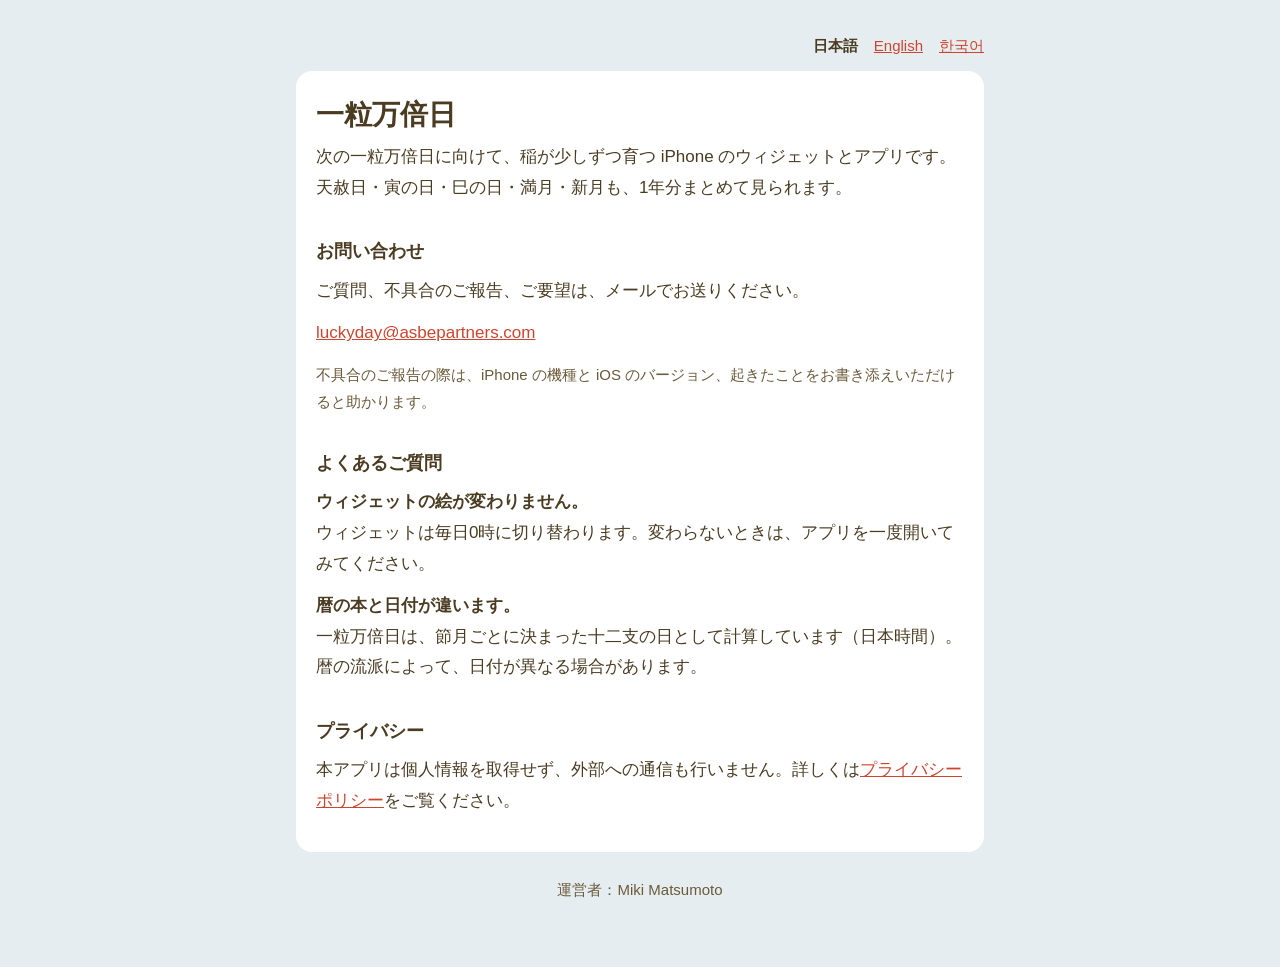
<file: index.html>
<!doctype html>
<html lang="ja">
<head>
<meta charset="utf-8">
<meta name="viewport" content="width=device-width, initial-scale=1">
<title>サポート | 一粒万倍日</title>
<link rel="stylesheet" href="style.css?v=3">
</head>
<body>
<main>
  <nav class="lang"><span>日本語</span><a href="en/" hreflang="en">English</a><a href="ko/" hreflang="ko">한국어</a></nav>
  <div class="card">
    <h1>一粒万倍日</h1>
    <p>次の一粒万倍日に向けて、稲が少しずつ育つ iPhone のウィジェットとアプリです。天赦日・寅の日・巳の日・満月・新月も、1年分まとめて見られます。</p>

    <h2>お問い合わせ</h2>
    <p>ご質問、不具合のご報告、ご要望は、メールでお送りください。</p>
    <p><a href="mailto:luckyday@asbepartners.com">luckyday@asbepartners.com</a></p>
    <p class="meta">不具合のご報告の際は、iPhone の機種と iOS のバージョン、起きたことをお書き添えいただけると助かります。</p>

    <h2>よくあるご質問</h2>
    <p><strong>ウィジェットの絵が変わりません。</strong><br>ウィジェットは毎日0時に切り替わります。変わらないときは、アプリを一度開いてみてください。</p>
    <p><strong>暦の本と日付が違います。</strong><br>一粒万倍日は、節月ごとに決まった十二支の日として計算しています（日本時間）。暦の流派によって、日付が異なる場合があります。</p>

    <h2>プライバシー</h2>
    <p>本アプリは個人情報を取得せず、外部への通信も行いません。詳しくは<a href="privacy.html">プライバシーポリシー</a>をご覧ください。</p>
  </div>
  <footer>運営者：Miki Matsumoto</footer>
</main>
</body>
</html>
</file>
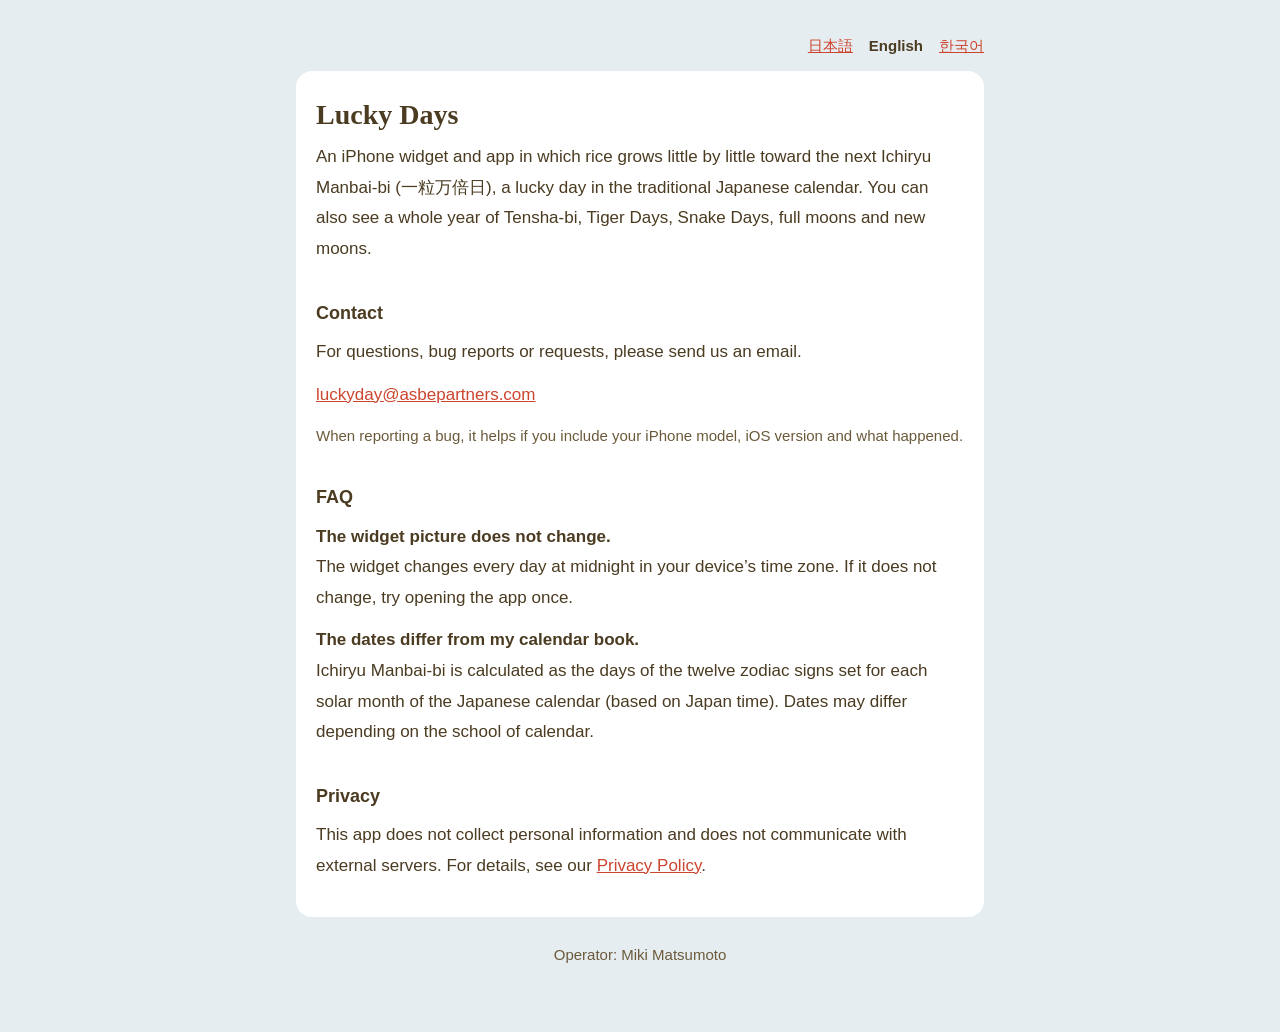
<file: en/index.html>
<!doctype html>
<html lang="en">
<head>
<meta charset="utf-8">
<meta name="viewport" content="width=device-width, initial-scale=1">
<title>Support | Lucky Days</title>
<link rel="stylesheet" href="../style.css?v=3">
</head>
<body>
<main>
  <nav class="lang"><a href="../" hreflang="ja">日本語</a><span>English</span><a href="../ko/" hreflang="ko">한국어</a></nav>
  <div class="card">
    <h1>Lucky Days</h1>
    <p>An iPhone widget and app in which rice grows little by little toward the next Ichiryu Manbai-bi (一粒万倍日), a lucky day in the traditional Japanese calendar. You can also see a whole year of Tensha-bi, Tiger Days, Snake Days, full moons and new moons.</p>

    <h2>Contact</h2>
    <p>For questions, bug reports or requests, please send us an email.</p>
    <p><a href="mailto:luckyday@asbepartners.com">luckyday@asbepartners.com</a></p>
    <p class="meta">When reporting a bug, it helps if you include your iPhone model, iOS version and what happened.</p>

    <h2>FAQ</h2>
    <p><strong>The widget picture does not change.</strong><br>The widget changes every day at midnight in your device’s time zone. If it does not change, try opening the app once.</p>
    <p><strong>The dates differ from my calendar book.</strong><br>Ichiryu Manbai-bi is calculated as the days of the twelve zodiac signs set for each solar month of the Japanese calendar (based on Japan time). Dates may differ depending on the school of calendar.</p>

    <h2>Privacy</h2>
    <p>This app does not collect personal information and does not communicate with external servers. For details, see our <a href="privacy.html">Privacy Policy</a>.</p>
  </div>
  <footer>Operator: Miki Matsumoto</footer>
</main>
</body>
</html>
</file>
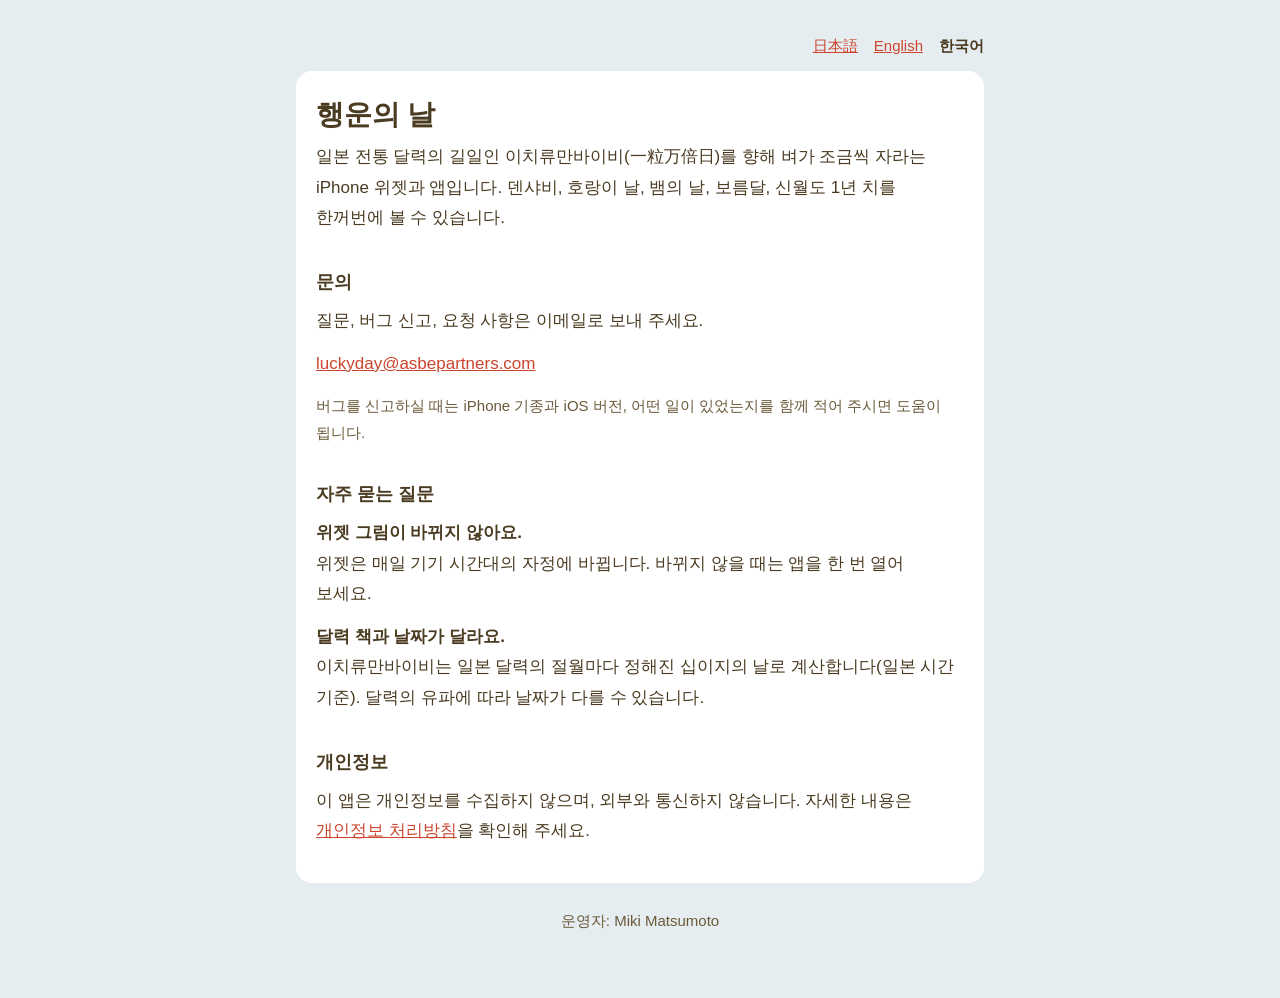
<file: ko/index.html>
<!doctype html>
<html lang="ko">
<head>
<meta charset="utf-8">
<meta name="viewport" content="width=device-width, initial-scale=1">
<title>지원 | 행운의 날</title>
<link rel="stylesheet" href="../style.css?v=3">
</head>
<body>
<main>
  <nav class="lang"><a href="../" hreflang="ja">日本語</a><a href="../en/" hreflang="en">English</a><span>한국어</span></nav>
  <div class="card">
    <h1>행운의 날</h1>
    <p>일본 전통 달력의 길일인 이치류만바이비(一粒万倍日)를 향해 벼가 조금씩 자라는 iPhone 위젯과 앱입니다. 덴샤비, 호랑이 날, 뱀의 날, 보름달, 신월도 1년 치를 한꺼번에 볼 수 있습니다.</p>

    <h2>문의</h2>
    <p>질문, 버그 신고, 요청 사항은 이메일로 보내 주세요.</p>
    <p><a href="mailto:luckyday@asbepartners.com">luckyday@asbepartners.com</a></p>
    <p class="meta">버그를 신고하실 때는 iPhone 기종과 iOS 버전, 어떤 일이 있었는지를 함께 적어 주시면 도움이 됩니다.</p>

    <h2>자주 묻는 질문</h2>
    <p><strong>위젯 그림이 바뀌지 않아요.</strong><br>위젯은 매일 기기 시간대의 자정에 바뀝니다. 바뀌지 않을 때는 앱을 한 번 열어 보세요.</p>
    <p><strong>달력 책과 날짜가 달라요.</strong><br>이치류만바이비는 일본 달력의 절월마다 정해진 십이지의 날로 계산합니다(일본 시간 기준). 달력의 유파에 따라 날짜가 다를 수 있습니다.</p>

    <h2>개인정보</h2>
    <p>이 앱은 개인정보를 수집하지 않으며, 외부와 통신하지 않습니다. 자세한 내용은 <a href="privacy.html">개인정보 처리방침</a>을 확인해 주세요.</p>
  </div>
  <footer>운영자: Miki Matsumoto</footer>
</main>
</body>
</html>
</file>
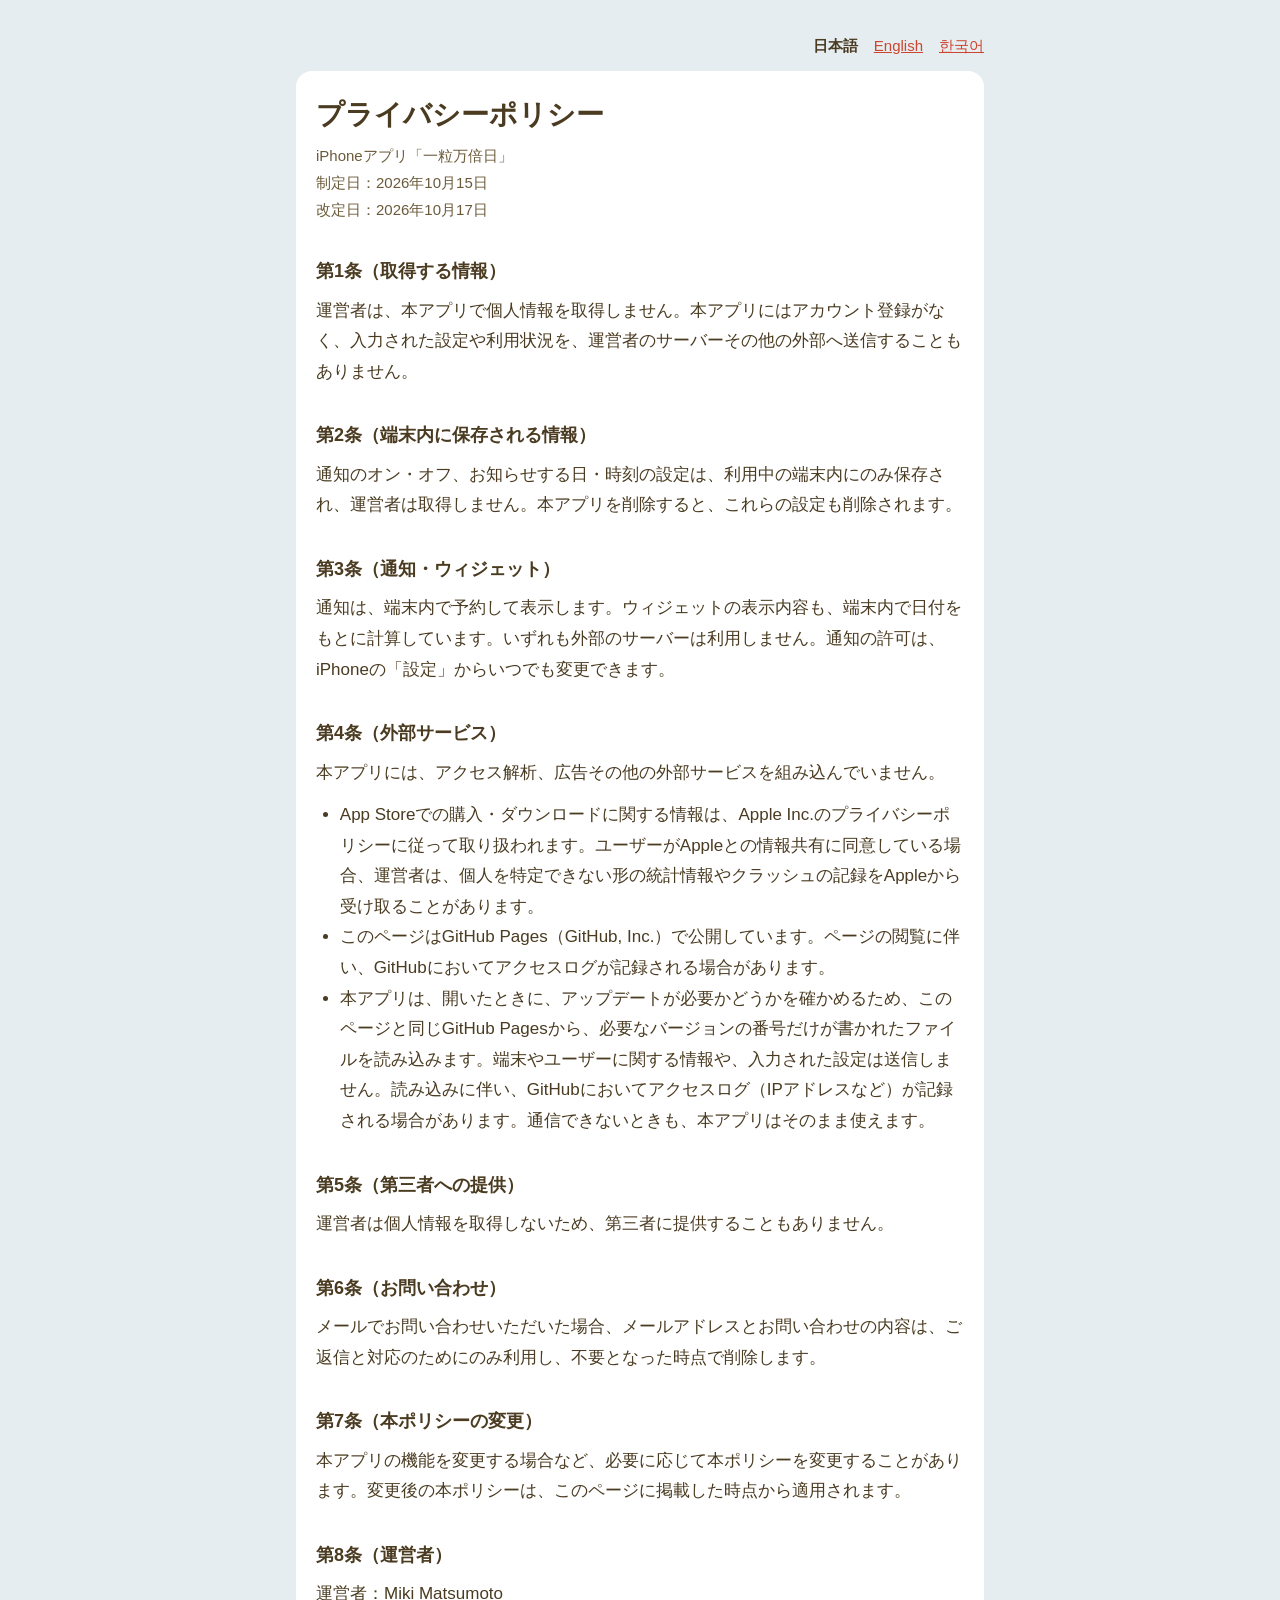
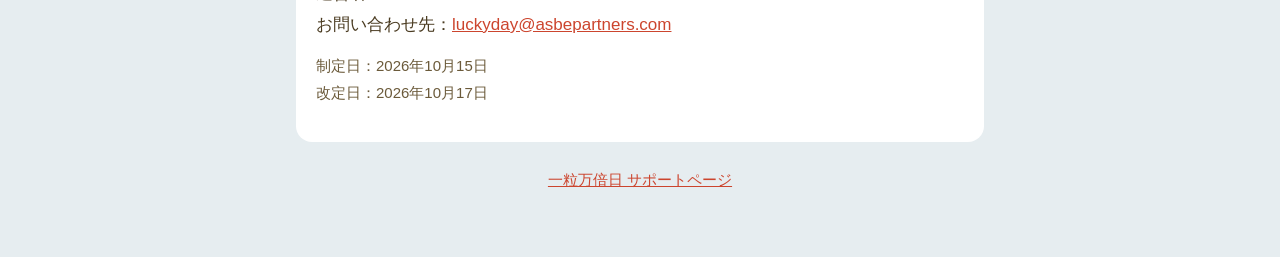
<file: privacy.html>
<!doctype html>
<html lang="ja">
<head>
<meta charset="utf-8">
<meta name="viewport" content="width=device-width, initial-scale=1">
<title>プライバシーポリシー | 一粒万倍日</title>
<link rel="stylesheet" href="style.css?v=3">
</head>
<body>
<main>
  <nav class="lang"><span>日本語</span><a href="en/privacy.html" hreflang="en">English</a><a href="ko/privacy.html" hreflang="ko">한국어</a></nav>
  <div class="card">
    <h1>プライバシーポリシー</h1>
    <p class="meta">iPhoneアプリ「一粒万倍日」<br>制定日：2026年10月15日<br>改定日：2026年10月17日</p>

    <h2>第1条（取得する情報）</h2>
    <p>運営者は、本アプリで個人情報を取得しません。本アプリにはアカウント登録がなく、入力された設定や利用状況を、運営者のサーバーその他の外部へ送信することもありません。</p>

    <h2>第2条（端末内に保存される情報）</h2>
    <p>通知のオン・オフ、お知らせする日・時刻の設定は、利用中の端末内にのみ保存され、運営者は取得しません。本アプリを削除すると、これらの設定も削除されます。</p>

    <h2>第3条（通知・ウィジェット）</h2>
    <p>通知は、端末内で予約して表示します。ウィジェットの表示内容も、端末内で日付をもとに計算しています。いずれも外部のサーバーは利用しません。通知の許可は、iPhoneの「設定」からいつでも変更できます。</p>

    <h2>第4条（外部サービス）</h2>
    <p>本アプリには、アクセス解析、広告その他の外部サービスを組み込んでいません。</p>
    <ul>
      <li>App Storeでの購入・ダウンロードに関する情報は、Apple Inc.のプライバシーポリシーに従って取り扱われます。ユーザーがAppleとの情報共有に同意している場合、運営者は、個人を特定できない形の統計情報やクラッシュの記録をAppleから受け取ることがあります。</li>
      <li>このページはGitHub Pages（GitHub, Inc.）で公開しています。ページの閲覧に伴い、GitHubにおいてアクセスログが記録される場合があります。</li>
      <li>本アプリは、開いたときに、アップデートが必要かどうかを確かめるため、このページと同じGitHub Pagesから、必要なバージョンの番号だけが書かれたファイルを読み込みます。端末やユーザーに関する情報や、入力された設定は送信しません。読み込みに伴い、GitHubにおいてアクセスログ（IPアドレスなど）が記録される場合があります。通信できないときも、本アプリはそのまま使えます。</li>
    </ul>

    <h2>第5条（第三者への提供）</h2>
    <p>運営者は個人情報を取得しないため、第三者に提供することもありません。</p>

    <h2>第6条（お問い合わせ）</h2>
    <p>メールでお問い合わせいただいた場合、メールアドレスとお問い合わせの内容は、ご返信と対応のためにのみ利用し、不要となった時点で削除します。</p>

    <h2>第7条（本ポリシーの変更）</h2>
    <p>本アプリの機能を変更する場合など、必要に応じて本ポリシーを変更することがあります。変更後の本ポリシーは、このページに掲載した時点から適用されます。</p>

    <h2>第8条（運営者）</h2>
    <p>運営者：Miki Matsumoto<br>お問い合わせ先：<a href="mailto:luckyday@asbepartners.com">luckyday@asbepartners.com</a></p>

    <p class="meta">制定日：2026年10月15日<br>改定日：2026年10月17日</p>
  </div>
  <footer><a href="./">一粒万倍日 サポートページ</a></footer>
</main>
</body>
</html>
</file>
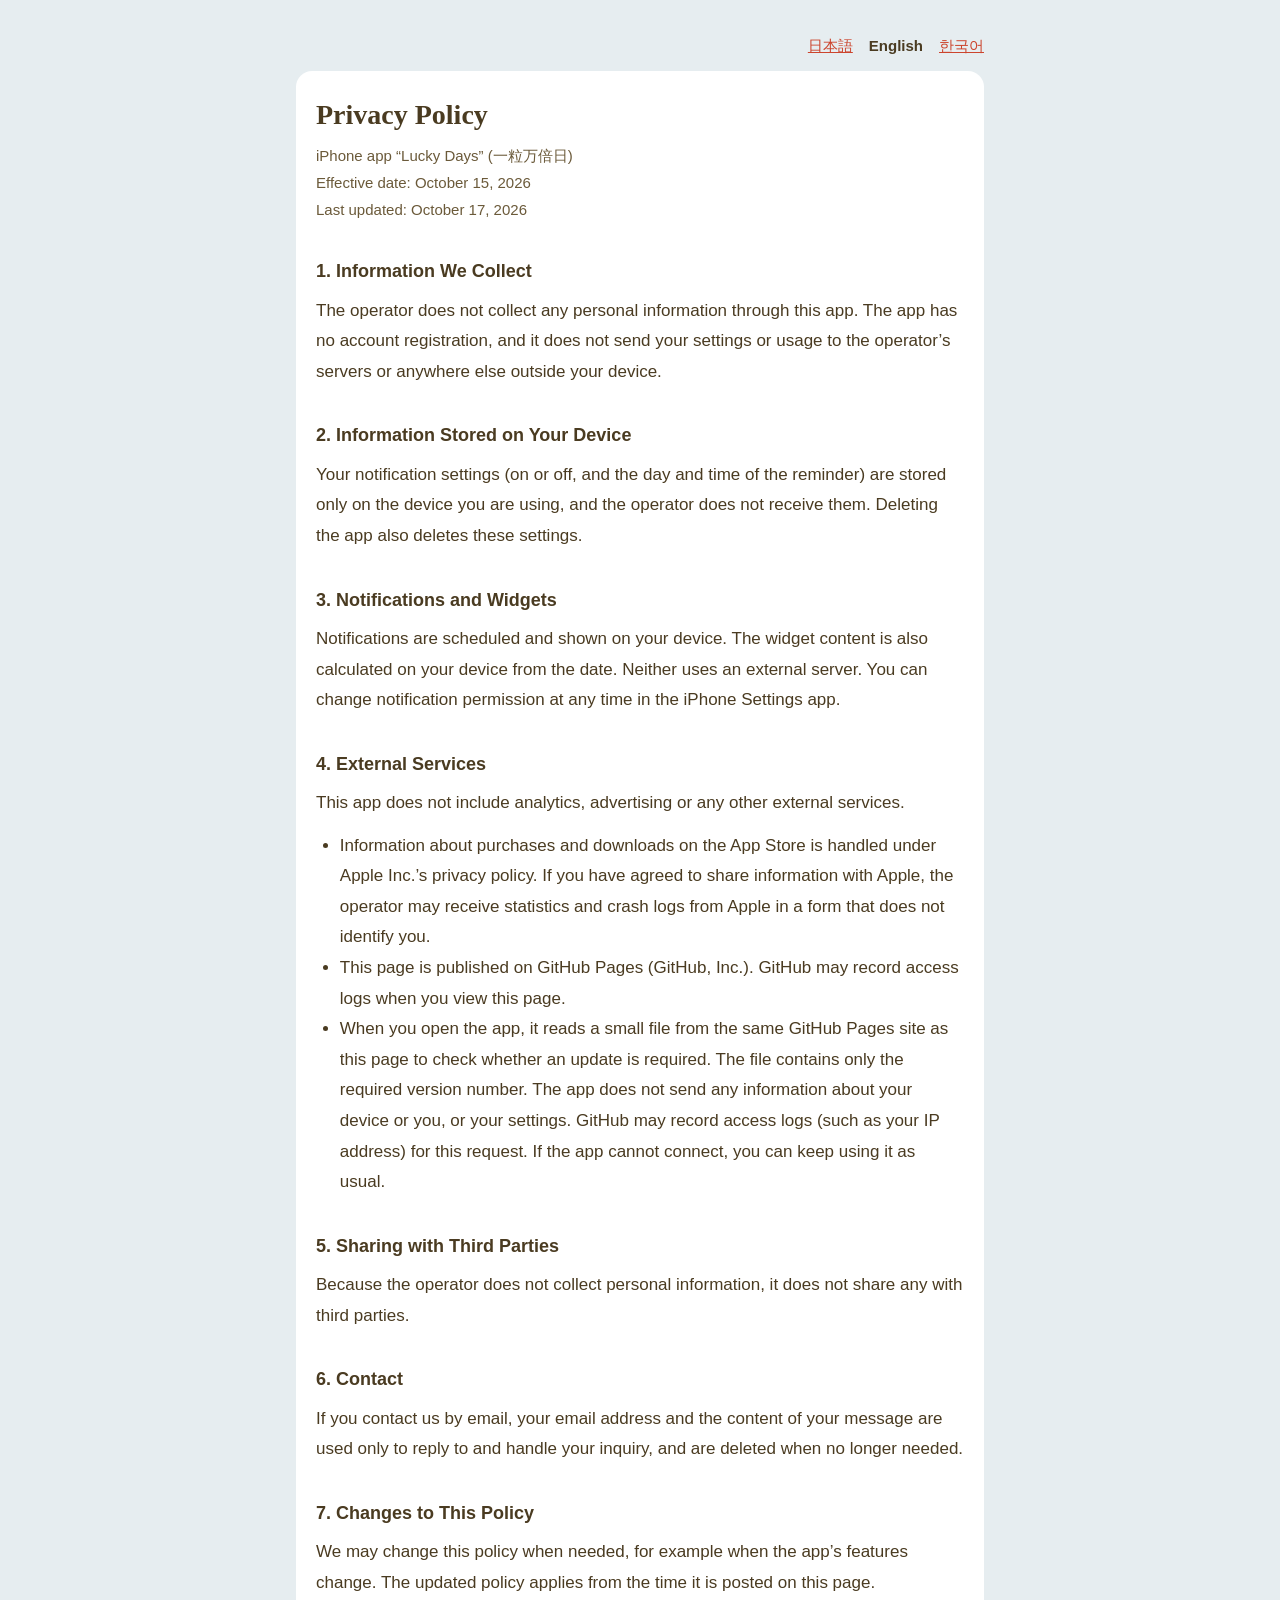
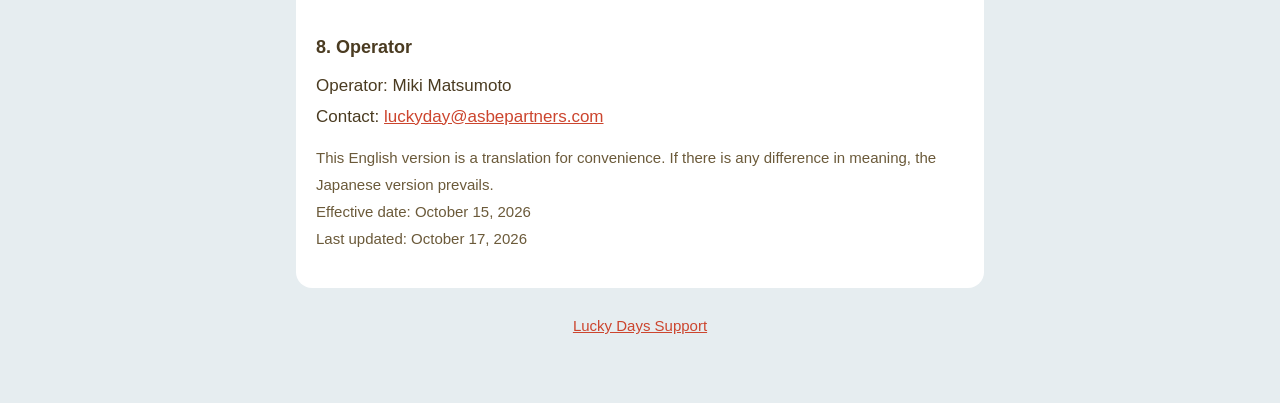
<file: en/privacy.html>
<!doctype html>
<html lang="en">
<head>
<meta charset="utf-8">
<meta name="viewport" content="width=device-width, initial-scale=1">
<title>Privacy Policy | Lucky Days</title>
<link rel="stylesheet" href="../style.css?v=3">
</head>
<body>
<main>
  <nav class="lang"><a href="../privacy.html" hreflang="ja">日本語</a><span>English</span><a href="../ko/privacy.html" hreflang="ko">한국어</a></nav>
  <div class="card">
    <h1>Privacy Policy</h1>
    <p class="meta">iPhone app “Lucky Days” (一粒万倍日)<br>Effective date: October 15, 2026<br>Last updated: October 17, 2026</p>

    <h2>1. Information We Collect</h2>
    <p>The operator does not collect any personal information through this app. The app has no account registration, and it does not send your settings or usage to the operator’s servers or anywhere else outside your device.</p>

    <h2>2. Information Stored on Your Device</h2>
    <p>Your notification settings (on or off, and the day and time of the reminder) are stored only on the device you are using, and the operator does not receive them. Deleting the app also deletes these settings.</p>

    <h2>3. Notifications and Widgets</h2>
    <p>Notifications are scheduled and shown on your device. The widget content is also calculated on your device from the date. Neither uses an external server. You can change notification permission at any time in the iPhone Settings app.</p>

    <h2>4. External Services</h2>
    <p>This app does not include analytics, advertising or any other external services.</p>
    <ul>
      <li>Information about purchases and downloads on the App Store is handled under Apple Inc.’s privacy policy. If you have agreed to share information with Apple, the operator may receive statistics and crash logs from Apple in a form that does not identify you.</li>
      <li>This page is published on GitHub Pages (GitHub, Inc.). GitHub may record access logs when you view this page.</li>
      <li>When you open the app, it reads a small file from the same GitHub Pages site as this page to check whether an update is required. The file contains only the required version number. The app does not send any information about your device or you, or your settings. GitHub may record access logs (such as your IP address) for this request. If the app cannot connect, you can keep using it as usual.</li>
    </ul>

    <h2>5. Sharing with Third Parties</h2>
    <p>Because the operator does not collect personal information, it does not share any with third parties.</p>

    <h2>6. Contact</h2>
    <p>If you contact us by email, your email address and the content of your message are used only to reply to and handle your inquiry, and are deleted when no longer needed.</p>

    <h2>7. Changes to This Policy</h2>
    <p>We may change this policy when needed, for example when the app’s features change. The updated policy applies from the time it is posted on this page.</p>

    <h2>8. Operator</h2>
    <p>Operator: Miki Matsumoto<br>Contact: <a href="mailto:luckyday@asbepartners.com">luckyday@asbepartners.com</a></p>

    <p class="meta">This English version is a translation for convenience. If there is any difference in meaning, the Japanese version prevails.<br>Effective date: October 15, 2026<br>Last updated: October 17, 2026</p>
  </div>
  <footer><a href="./">Lucky Days Support</a></footer>
</main>
</body>
</html>
</file>
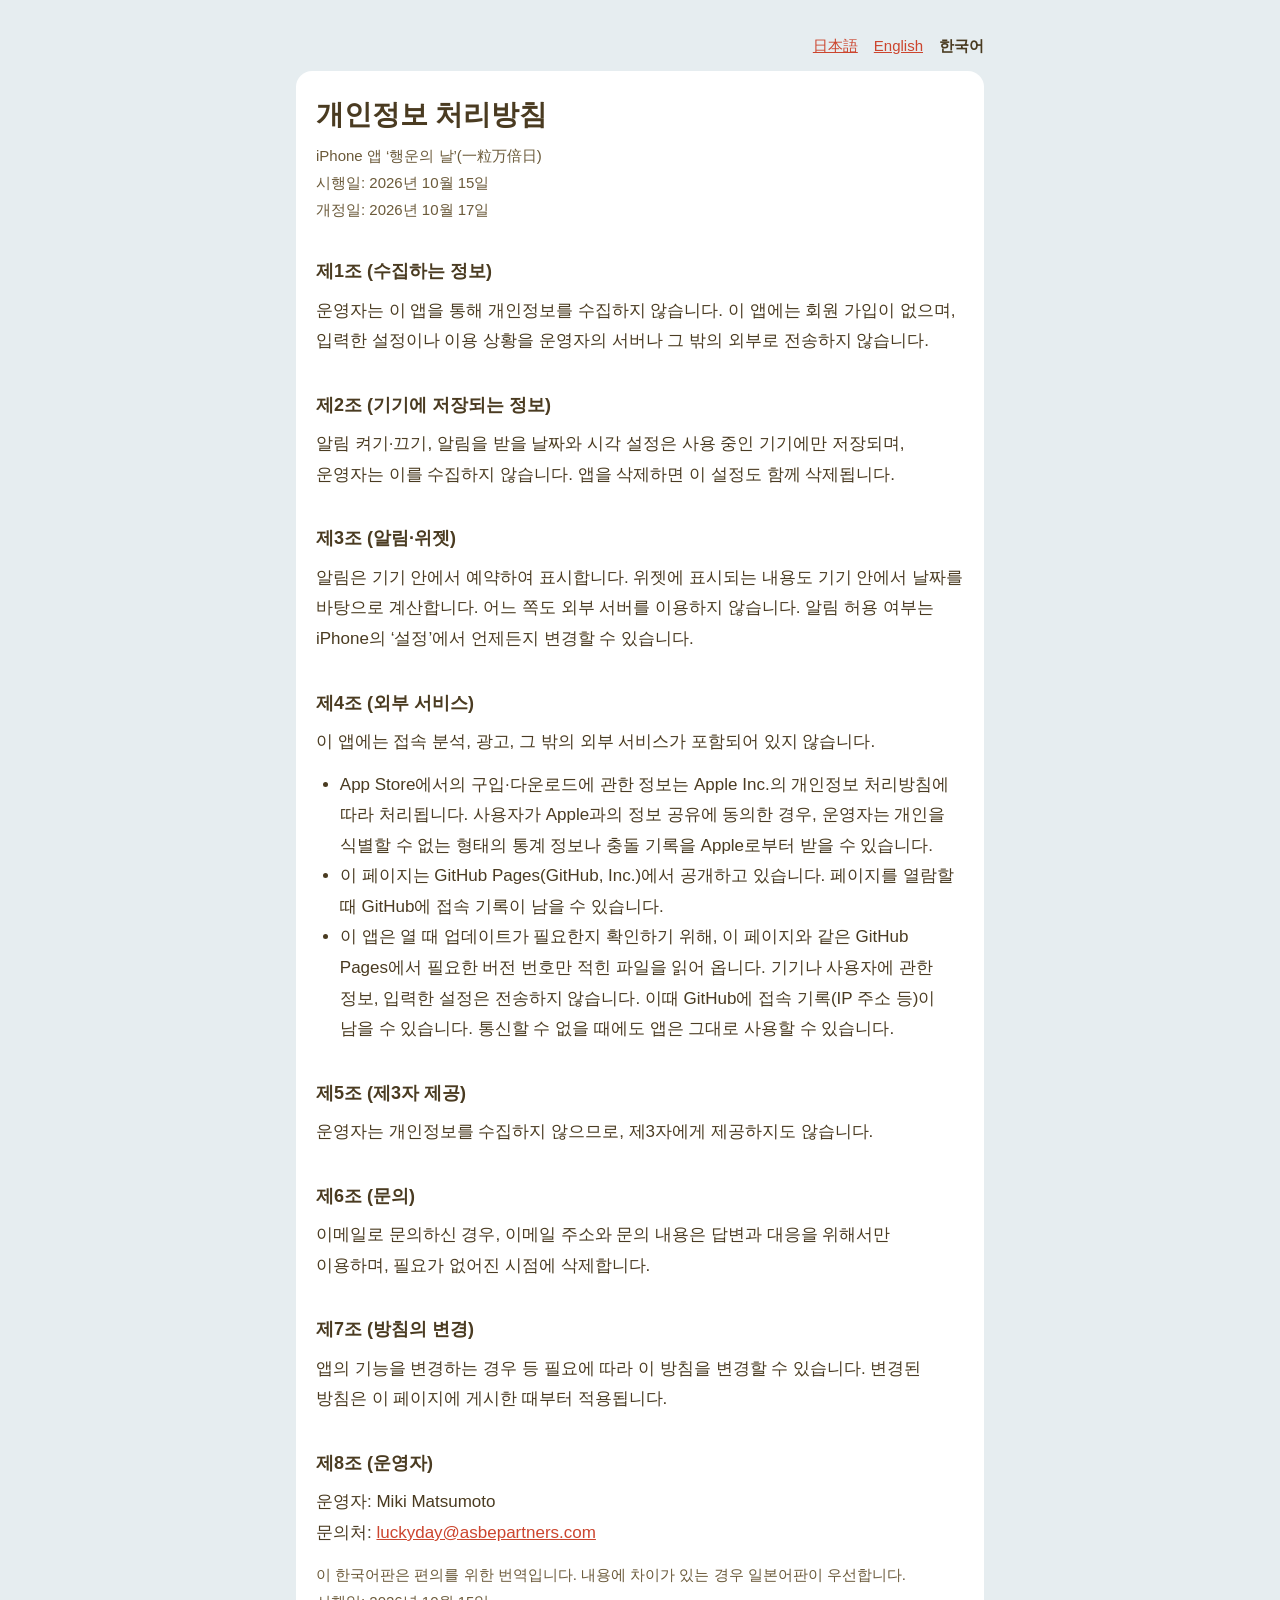
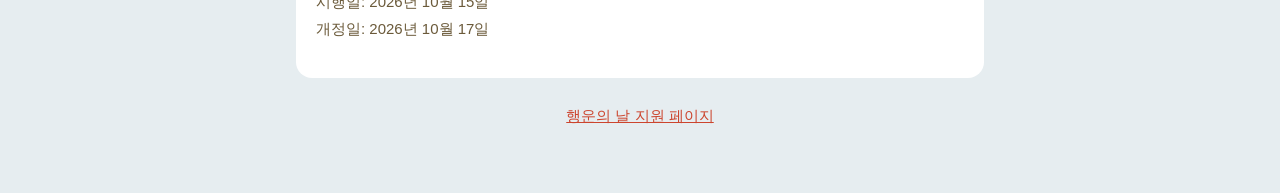
<file: ko/privacy.html>
<!doctype html>
<html lang="ko">
<head>
<meta charset="utf-8">
<meta name="viewport" content="width=device-width, initial-scale=1">
<title>개인정보 처리방침 | 행운의 날</title>
<link rel="stylesheet" href="../style.css?v=3">
</head>
<body>
<main>
  <nav class="lang"><a href="../privacy.html" hreflang="ja">日本語</a><a href="../en/privacy.html" hreflang="en">English</a><span>한국어</span></nav>
  <div class="card">
    <h1>개인정보 처리방침</h1>
    <p class="meta">iPhone 앱 ‘행운의 날’(一粒万倍日)<br>시행일: 2026년 10월 15일<br>개정일: 2026년 10월 17일</p>

    <h2>제1조 (수집하는 정보)</h2>
    <p>운영자는 이 앱을 통해 개인정보를 수집하지 않습니다. 이 앱에는 회원 가입이 없으며, 입력한 설정이나 이용 상황을 운영자의 서버나 그 밖의 외부로 전송하지 않습니다.</p>

    <h2>제2조 (기기에 저장되는 정보)</h2>
    <p>알림 켜기·끄기, 알림을 받을 날짜와 시각 설정은 사용 중인 기기에만 저장되며, 운영자는 이를 수집하지 않습니다. 앱을 삭제하면 이 설정도 함께 삭제됩니다.</p>

    <h2>제3조 (알림·위젯)</h2>
    <p>알림은 기기 안에서 예약하여 표시합니다. 위젯에 표시되는 내용도 기기 안에서 날짜를 바탕으로 계산합니다. 어느 쪽도 외부 서버를 이용하지 않습니다. 알림 허용 여부는 iPhone의 ‘설정’에서 언제든지 변경할 수 있습니다.</p>

    <h2>제4조 (외부 서비스)</h2>
    <p>이 앱에는 접속 분석, 광고, 그 밖의 외부 서비스가 포함되어 있지 않습니다.</p>
    <ul>
      <li>App Store에서의 구입·다운로드에 관한 정보는 Apple Inc.의 개인정보 처리방침에 따라 처리됩니다. 사용자가 Apple과의 정보 공유에 동의한 경우, 운영자는 개인을 식별할 수 없는 형태의 통계 정보나 충돌 기록을 Apple로부터 받을 수 있습니다.</li>
      <li>이 페이지는 GitHub Pages(GitHub, Inc.)에서 공개하고 있습니다. 페이지를 열람할 때 GitHub에 접속 기록이 남을 수 있습니다.</li>
      <li>이 앱은 열 때 업데이트가 필요한지 확인하기 위해, 이 페이지와 같은 GitHub Pages에서 필요한 버전 번호만 적힌 파일을 읽어 옵니다. 기기나 사용자에 관한 정보, 입력한 설정은 전송하지 않습니다. 이때 GitHub에 접속 기록(IP 주소 등)이 남을 수 있습니다. 통신할 수 없을 때에도 앱은 그대로 사용할 수 있습니다.</li>
    </ul>

    <h2>제5조 (제3자 제공)</h2>
    <p>운영자는 개인정보를 수집하지 않으므로, 제3자에게 제공하지도 않습니다.</p>

    <h2>제6조 (문의)</h2>
    <p>이메일로 문의하신 경우, 이메일 주소와 문의 내용은 답변과 대응을 위해서만 이용하며, 필요가 없어진 시점에 삭제합니다.</p>

    <h2>제7조 (방침의 변경)</h2>
    <p>앱의 기능을 변경하는 경우 등 필요에 따라 이 방침을 변경할 수 있습니다. 변경된 방침은 이 페이지에 게시한 때부터 적용됩니다.</p>

    <h2>제8조 (운영자)</h2>
    <p>운영자: Miki Matsumoto<br>문의처: <a href="mailto:luckyday@asbepartners.com">luckyday@asbepartners.com</a></p>

    <p class="meta">이 한국어판은 편의를 위한 번역입니다. 내용에 차이가 있는 경우 일본어판이 우선합니다.<br>시행일: 2026년 10월 15일<br>개정일: 2026년 10월 17일</p>
  </div>
  <footer><a href="./">행운의 날 지원 페이지</a></footer>
</main>
</body>
</html>
</file>
<file: style.css>
:root {
  --bg: #E6EDF0;
  --card: #FFFFFF;
  --ink: #4A3B21;
  --ink-soft: #6B5A3A;
  --accent: #CC452E;
}
@media (prefers-color-scheme: dark) {
  :root {
    --bg: #1C2232;
    --card: #262E42;
    --ink: #F5F2E6;
    --ink-soft: #D1D8EC;
    --accent: #F08A73;
  }
}
* { box-sizing: border-box; }
body {
  margin: 0;
  background: var(--bg);
  color: var(--ink);
  font-family: -apple-system, "Hiragino Sans", "Hiragino Kaku Gothic ProN", sans-serif;
  font-size: 17px;
  line-height: 1.8;
}
main {
  max-width: 720px;
  margin: 0 auto;
  padding: 32px 16px 64px;
}
h1 {
  font-family: "Hiragino Mincho ProN", "Yu Mincho", serif;
  font-size: 28px;
  line-height: 1.4;
  margin: 0 0 8px;
}
h2 {
  font-size: 18px;
  margin: 32px 0 8px;
}
p, ul { margin: 0 0 12px; }
ul { padding-left: 1.4em; }
.card {
  background: var(--card);
  border-radius: 16px;
  padding: 24px 20px;
}
.meta { color: var(--ink-soft); font-size: 15px; }
a { color: var(--accent); }
footer {
  margin-top: 24px;
  text-align: center;
  color: var(--ink-soft);
  font-size: 15px;
}
.lang {
  display: flex;
  justify-content: flex-end;
  gap: 16px;
  margin-bottom: 12px;
  font-size: 15px;
  color: var(--ink-soft);
}
.lang span { font-weight: 600; color: var(--ink); }
:lang(ko) { word-break: keep-all; }   /* 韓国語は単語の途中で改行しない */
</file>
